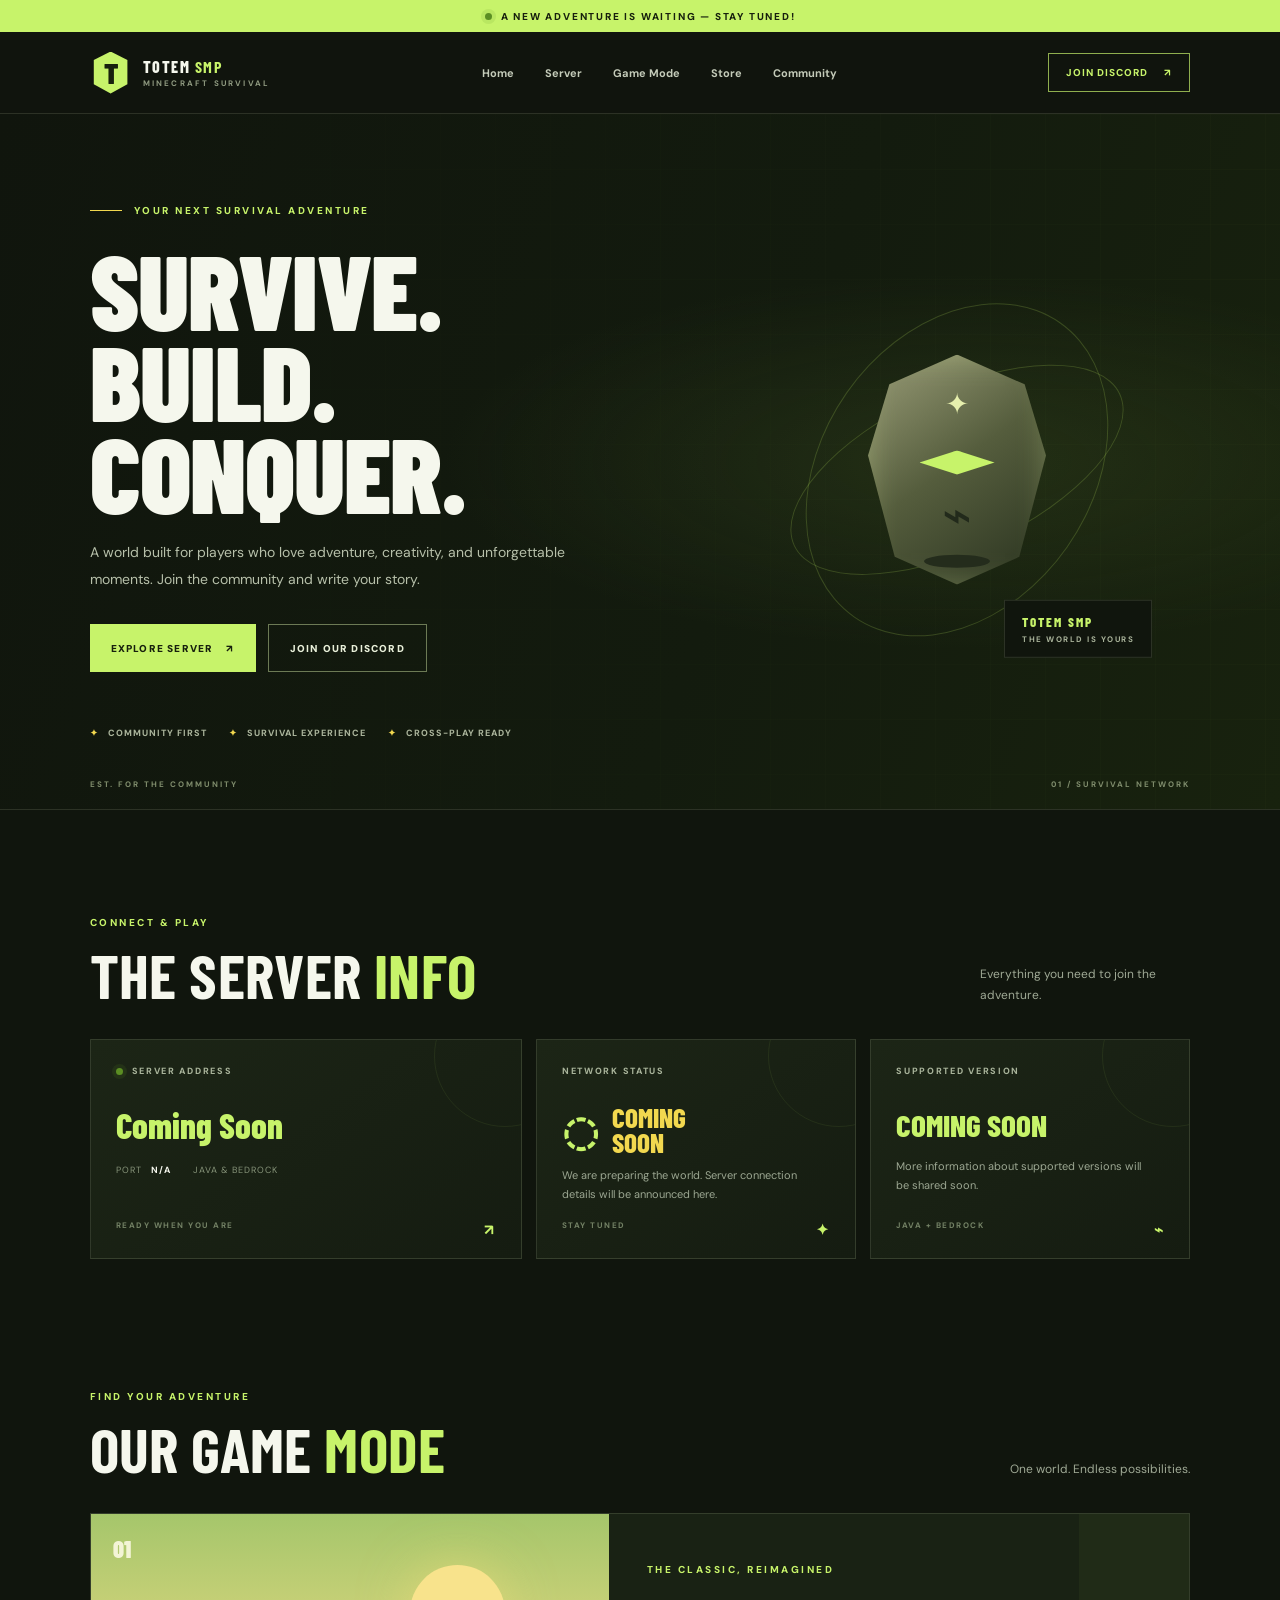
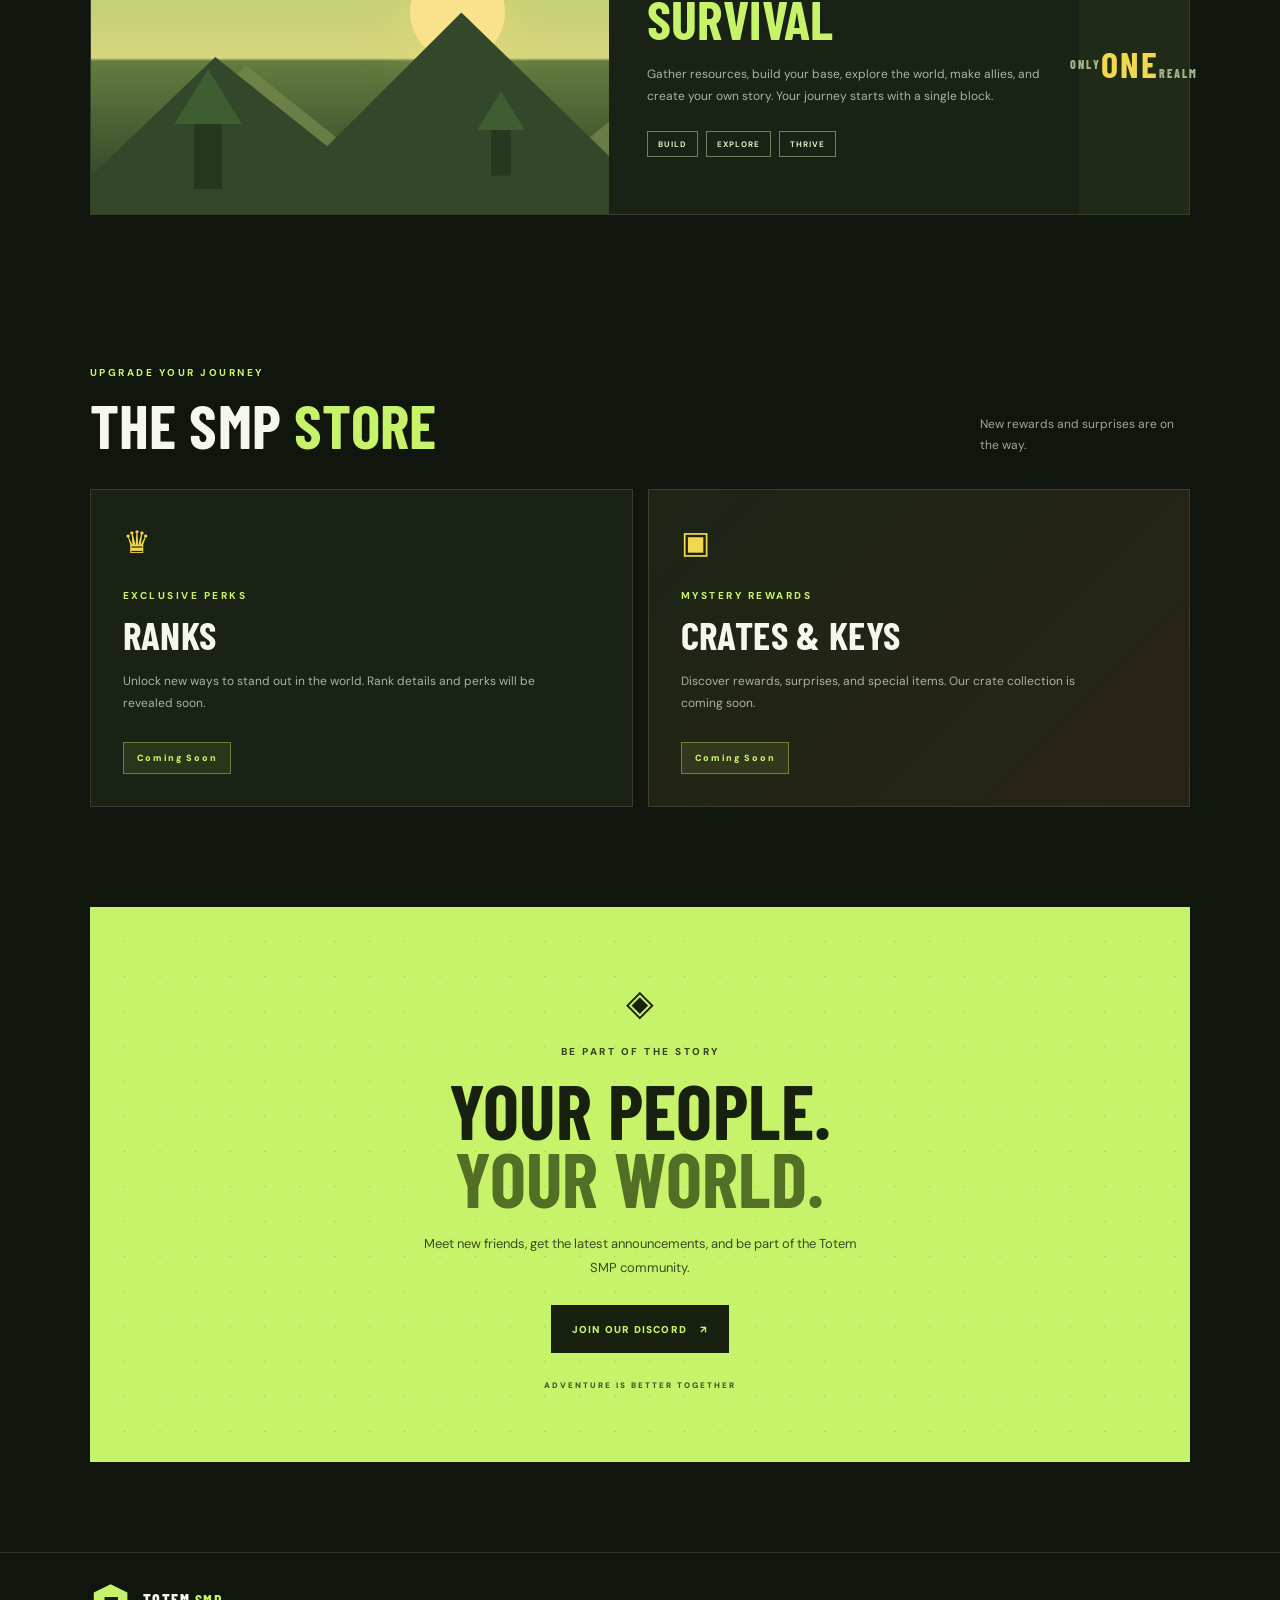
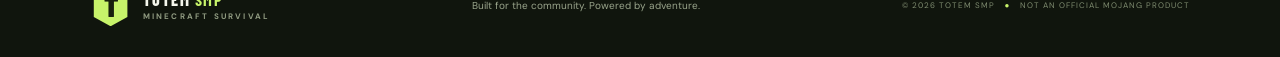
<file: index.html>
<!doctype html>
<html lang="en">
<head>
  <meta charset="utf-8"><meta name="viewport" content="width=device-width, initial-scale=1">
  <meta name="theme-color" content="#10150d"><meta name="description" content="Totem SMP — a premium Minecraft survival community.">
  <title>TOTEM SMP | Minecraft Survival Network</title>
  <link rel="preconnect" href="https://fonts.googleapis.com"><link rel="preconnect" href="https://fonts.gstatic.com" crossorigin>
  <link href="https://fonts.googleapis.com/css2?family=Barlow+Condensed:wght@600;700;800;900&family=DM+Sans:wght@400;500;600;700;800&display=swap" rel="stylesheet">
  <link rel="stylesheet" href="assets/style.css">
</head>
<body>
  <div class="announcement"><span class="pulse"></span><span id="announcement">A NEW ADVENTURE IS WAITING — STAY TUNED!</span></div>
  <header class="header"><a class="brand" href="#home"><span class="brand-icon">T</span><span class="brand-name">TOTEM <b>SMP</b><small>MINECRAFT SURVIVAL</small></span></a>
    <button class="menu-toggle" aria-label="Toggle menu" id="menuToggle">☰</button>
    <nav id="nav"><a href="#home">Home</a><a href="#status">Server</a><a href="#modes">Game Mode</a><a href="#store">Store</a><a href="#community">Community</a></nav>
    <a class="nav-cta" href="#community">JOIN DISCORD <span>↗</span></a>
  </header>
  <main>
    <section class="hero" id="home"><div class="hero-bg"></div><div class="hero-grid"></div><div class="hero-content">
      <div class="eyebrow"><span class="eyebrow-line"></span><span id="eyebrow">YOUR NEXT SURVIVAL ADVENTURE</span></div>
      <h1 id="headline">SURVIVE. BUILD.<br><em>CONQUER.</em></h1>
      <p id="description">A world built for players who love adventure, creativity, and unforgettable moments. Join the community and write your story.</p>
      <div class="hero-actions"><a class="btn btn-primary" href="#status">EXPLORE SERVER <span>↗</span></a><a class="btn btn-ghost" id="heroDiscord" href="https://discord.gg/rusgu7pRFq" target="_blank" rel="noreferrer">JOIN OUR DISCORD</a></div>
      <div class="hero-proof"><span><i>✦</i> COMMUNITY FIRST</span><span><i>✦</i> SURVIVAL EXPERIENCE</span><span><i>✦</i> CROSS-PLAY READY</span></div>
    </div><div class="hero-art" aria-hidden="true"><div class="orbit orbit-one"></div><div class="orbit orbit-two"></div><div class="totem-stone"><div class="stone-top">✦</div><div class="stone-eye"></div><div class="stone-mouth">⌁</div><div class="stone-base"></div></div><div class="art-tag">TOTEM SMP <small>THE WORLD IS YOURS</small></div></div>
    <div class="hero-bottom"><span>EST. FOR THE COMMUNITY</span><span>01 / SURVIVAL NETWORK</span></div></section>

    <section class="section status-section" id="status"><div class="section-top"><div><span class="kicker">CONNECT & PLAY</span><h2>THE SERVER <em>INFO</em></h2></div><div class="section-note">Everything you need to join the adventure.</div></div>
      <div class="status-grid"><article class="status-card server-card"><div class="card-label"><span class="live-dot"></span> SERVER ADDRESS</div><div class="server-address" id="serverIp">Coming Soon</div><div class="server-meta"><span>PORT <b id="serverPort">N/A</b></span><span id="edition">JAVA & BEDROCK</span></div><div class="card-foot"><span>READY WHEN YOU ARE</span><span class="arrow-mark">↗</span></div></article>
      <article class="status-card"><div class="card-label">NETWORK STATUS</div><div class="big-status"><span class="status-icon">◌</span><span>COMING<br>SOON</span></div><p>We are preparing the world. Server connection details will be announced here.</p><div class="card-foot"><span>STAY TUNED</span><span class="arrow-mark">✦</span></div></article>
      <article class="status-card"><div class="card-label">SUPPORTED VERSION</div><div class="version-value" id="version">COMING SOON</div><p>More information about supported versions will be shared soon.</p><div class="card-foot"><span>JAVA + BEDROCK</span><span class="arrow-mark">⌁</span></div></article></div>
    </section>

    <section class="section modes-section" id="modes"><div class="section-top"><div><span class="kicker">FIND YOUR ADVENTURE</span><h2>OUR GAME <em>MODE</em></h2></div><div class="section-note">One world. Endless possibilities.</div></div>
      <article class="mode-card"><div class="mode-image"><div class="sun"></div><div class="mountain mountain-back"></div><div class="mountain mountain-front"></div><div class="pixel-tree tree-one"></div><div class="pixel-tree tree-two"></div><div class="mode-stamp">01</div></div><div class="mode-info"><span class="kicker">THE CLASSIC, REIMAGINED</span><h3 id="gameMode">SURVIVAL</h3><p>Gather resources, build your base, explore the world, make allies, and create your own story. Your journey starts with a single block.</p><div class="tag-row"><span>BUILD</span><span>EXPLORE</span><span>THRIVE</span></div></div><div class="mode-side">ONLY<br><b>ONE</b><br>REALM</div></article>
    </section>

    <section class="section store-section" id="store"><div class="section-top"><div><span class="kicker">UPGRADE YOUR JOURNEY</span><h2>THE SMP <em>STORE</em></h2></div><div class="section-note">New rewards and surprises are on the way.</div></div><div class="store-grid"><article class="store-card rank-card"><div class="store-icon">♛</div><span class="kicker">EXCLUSIVE PERKS</span><h3>RANKS</h3><p>Unlock new ways to stand out in the world. Rank details and perks will be revealed soon.</p><div class="coming-label" id="ranksStatus">COMING SOON</div></article><article class="store-card crate-card"><div class="store-icon">▣</div><span class="kicker">MYSTERY REWARDS</span><h3>CRATES & KEYS</h3><p>Discover rewards, surprises, and special items. Our crate collection is coming soon.</p><div class="coming-label" id="cratesStatus">COMING SOON</div></article></div></section>

    <section class="community-section" id="community"><div class="community-pattern"></div><div class="community-inner"><div class="discord-mark">◈</div><span class="kicker">BE PART OF THE STORY</span><h2>YOUR PEOPLE.<br><em>YOUR WORLD.</em></h2><p id="discordDescription">Meet new friends, get the latest announcements, and be part of the Totem SMP community.</p><a class="btn btn-dark" id="discordLink" href="https://discord.gg/rusgu7pRFq" target="_blank" rel="noreferrer">JOIN OUR DISCORD <span>↗</span></a><div class="community-caption">ADVENTURE IS BETTER TOGETHER</div></div></section>
  </main>
  <footer class="footer"><a class="brand" href="#home"><span class="brand-icon">T</span><span class="brand-name">TOTEM <b>SMP</b><small>MINECRAFT SURVIVAL</small></span></a><p id="footerText">Built for the community. Powered by adventure.</p><div class="footer-right">© <span id="year"></span> TOTEM SMP <span class="footer-dot">●</span> NOT AN OFFICIAL MOJANG PRODUCT</div></footer>
  <script src="assets/script.js"></script>
</body></html>
</file>
<file: assets/style.css>
:root{--bg:#10150d;--panel:#171e13;--panel2:#1d2617;--lime:#c7f36a;--yellow:#f2d84f;--muted:#a6ad9c;--white:#f5f7ed;--line:rgba(226,242,199,.13)}*{box-sizing:border-box}html{scroll-behavior:smooth}body{margin:0;background:var(--bg);color:var(--white);font-family:'DM Sans',sans-serif}a{color:inherit;text-decoration:none}.announcement{height:32px;background:var(--lime);color:#17200d;display:flex;align-items:center;justify-content:center;gap:9px;font-size:10px;font-weight:800;letter-spacing:1.8px}.pulse,.live-dot{width:7px;height:7px;border-radius:50%;background:#5b8e23;box-shadow:0 0 0 4px #5b8e2320}.header{height:82px;padding:0 7%;display:flex;align-items:center;justify-content:space-between;border-bottom:1px solid var(--line);position:relative;z-index:5;background:#10150df2}.brand{display:flex;align-items:center;gap:11px}.brand-icon{height:42px;width:42px;display:grid;place-items:center;background:var(--lime);color:#17200d;font:900 29px 'Barlow Condensed';clip-path:polygon(50% 0,90% 20%,90% 78%,50% 100%,10% 78%,10% 20%)}.brand-name{font:800 16px 'Barlow Condensed';letter-spacing:1.5px}.brand-name b{color:var(--lime)}.brand-name small{display:block;color:#909b81;font:700 8px 'DM Sans';letter-spacing:2.2px;margin-top:2px}.header nav{display:flex;gap:31px}.header nav a{font-size:11px;font-weight:700;color:#c4cbb9;transition:.2s}.header nav a:hover{color:var(--lime)}.nav-cta{border:1px solid #8fae4e;padding:12px 17px;color:var(--lime);font-size:10px;font-weight:800;letter-spacing:1px}.nav-cta span,.btn span{margin-left:13px}.menu-toggle{display:none;background:none;border:0;color:var(--lime);font-size:24px}.hero{min-height:640px;position:relative;overflow:hidden;padding:90px 7% 70px;display:flex;align-items:center;border-bottom:1px solid var(--line)}.hero-bg{position:absolute;inset:0;background:radial-gradient(ellipse at 75% 50%,#40532355 0,transparent 38%),linear-gradient(110deg,#10150d 0%,#131b0e 58%,#18220e 100%)}.hero-grid{position:absolute;inset:0;opacity:.16;background-image:linear-gradient(#a8d35c22 1px,transparent 1px),linear-gradient(90deg,#a8d35c22 1px,transparent 1px);background-size:55px 55px;mask-image:linear-gradient(90deg,transparent,#000)}.hero-content{position:relative;z-index:2;max-width:610px}.eyebrow,.kicker{font-size:10px;font-weight:800;letter-spacing:2.5px;color:var(--lime)}.eyebrow{display:flex;align-items:center;gap:12px}.eyebrow-line{height:1px;width:32px;background:var(--yellow)}h1,h2,h3{font-family:'Barlow Condensed',sans-serif;margin:0;letter-spacing:.4px}h1{font-size:clamp(64px,8.3vw,112px);line-height:.86;font-weight:900;margin:26px 0 22px;letter-spacing:-1px}h1 em,h2 em{font-style:normal;color:var(--lime)}.hero-content>p{max-width:485px;color:#b7c0aa;font-size:14px;line-height:1.9}.hero-actions{display:flex;gap:12px;margin-top:32px;flex-wrap:wrap}.btn{height:48px;padding:0 21px;display:inline-flex;align-items:center;justify-content:center;font-size:10px;font-weight:900;letter-spacing:1.2px}.btn-primary{background:var(--lime);color:#17200d}.btn-ghost{border:1px solid #6c7a55;color:#e8efd9}.hero-proof{display:flex;gap:22px;flex-wrap:wrap;margin-top:55px;color:#aab49b;font-size:9px;font-weight:800;letter-spacing:1px}.hero-proof i{color:var(--yellow);font-style:normal;margin-right:6px}.hero-art{position:absolute;right:10%;top:50%;transform:translateY(-48%);width:390px;height:390px;display:grid;place-items:center}.orbit{position:absolute;border:1px solid #b6df5c35;border-radius:50%;transform:rotate(-25deg)}.orbit-one{width:360px;height:160px}.orbit-two{width:270px;height:360px;transform:rotate(35deg)}.totem-stone{width:178px;height:230px;background:linear-gradient(145deg,#9a9d78,#555d3d 48%,#29321f);clip-path:polygon(50% 0,88% 13%,100% 44%,85% 88%,50% 100%,15% 88%,0 44%,12% 13%);position:relative;filter:drop-shadow(0 20px 25px #0009);display:flex;align-items:center;flex-direction:column;padding-top:30px;box-shadow:inset 0 0 30px #d9e99c55}.stone-top{color:#e6efad;font-size:29px}.stone-eye{width:75px;height:24px;background:var(--lime);margin-top:28px;clip-path:polygon(0 50%,50% 0,100% 50%,50% 100%);box-shadow:0 0 30px var(--lime)}.stone-mouth{font-size:50px;color:#222a1b;line-height:1;margin-top:15px}.stone-base{position:absolute;bottom:17px;width:66px;height:13px;background:#242c1c;border-radius:50%}.art-tag{position:absolute;bottom:7px;right:0;background:#10150d;border:1px solid var(--line);padding:13px 17px;font:800 13px 'Barlow Condensed';letter-spacing:2px;color:var(--lime)}.art-tag small{display:block;color:#aab49b;font:700 8px 'DM Sans';letter-spacing:1.5px;margin-top:4px}.hero-bottom{position:absolute;bottom:20px;left:7%;right:7%;display:flex;justify-content:space-between;color:#7e8b6b;font-size:8px;font-weight:800;letter-spacing:2px}.section{padding:100px 7%}.section-top{display:flex;justify-content:space-between;align-items:end;margin-bottom:34px}.section-top h2{font-size:clamp(42px,5vw,62px);line-height:1;margin-top:12px}.section-note{font-size:12px;color:#9fa995;max-width:210px;line-height:1.7}.status-grid{display:grid;grid-template-columns:1.35fr 1fr 1fr;gap:14px}.status-card{min-height:220px;padding:25px;background:linear-gradient(145deg,#1c2516,#151c11);border:1px solid var(--line);position:relative;overflow:hidden}.status-card:after{content:'';position:absolute;width:140px;height:140px;border:1px solid #c7f36a12;border-radius:50%;right:-55px;top:-55px}.card-label{font-size:9px;letter-spacing:1.7px;color:#a9b49b;font-weight:800;display:flex;align-items:center;gap:9px}.server-address{font:800 35px 'Barlow Condensed';color:var(--lime);margin:27px 0 18px}.server-meta{display:flex;gap:22px;font-size:9px;color:#87947a;letter-spacing:1px}.server-meta b{color:var(--white);margin-left:6px}.big-status{display:flex;align-items:center;gap:13px;font:800 27px/ .9 'Barlow Condensed';color:var(--yellow);margin:28px 0 12px}.status-icon{font-size:42px;color:var(--lime)}.status-card p{font-size:11px;color:#9ca792;line-height:1.7;max-width:260px}.version-value{font:800 31px 'Barlow Condensed';margin:29px 0 14px;color:var(--lime)}.card-foot{position:absolute;bottom:18px;left:25px;right:25px;display:flex;justify-content:space-between;color:#728064;font-size:8px;letter-spacing:1.5px;font-weight:800}.arrow-mark{color:var(--lime);font-size:15px}.modes-section{padding-top:25px}.mode-card{display:grid;grid-template-columns:1.1fr 1fr 110px;background:#192214;border:1px solid var(--line);min-height:300px}.mode-image{position:relative;overflow:hidden;background:linear-gradient(180deg,#a5c66b 0%,#d8d57d 48%,#627d3f 49%,#293b24 100%);min-height:300px}.sun{position:absolute;width:95px;height:95px;border-radius:50%;background:#f8e38c;right:20%;top:17%;box-shadow:0 0 50px #f6df7b88}.mountain{position:absolute;bottom:0;width:120%;height:62%;clip-path:polygon(0 100%,25% 20%,40% 60%,58% 0,78% 65%,92% 27%,100% 100%)}.mountain-back{background:#71864b;opacity:.8}.mountain-front{background:#33472b;transform:scale(1.2) translateY(18px);transform-origin:bottom}.pixel-tree{position:absolute;bottom:25px;width:28px;height:90px;background:#263820}.pixel-tree:before{content:'';position:absolute;top:-30px;left:-20px;width:68px;height:55px;background:#3e5d31;clip-path:polygon(50% 0,100% 100%,0 100%)}.tree-one{left:20%}.tree-two{right:18%;transform:scale(.7)}.mode-stamp{position:absolute;left:22px;top:20px;font:900 24px 'Barlow Condensed';color:#f3f4d6}.mode-info{padding:43px 38px}.mode-info h3{font-size:54px;color:var(--lime);margin:8px 0}.mode-info p,.store-card p{font-size:12px;line-height:1.85;color:#aab49f}.tag-row{display:flex;gap:8px;margin-top:23px}.tag-row span{font-size:8px;font-weight:800;letter-spacing:1px;border:1px solid #71805d;padding:7px 10px;color:#dbe8c9}.mode-side{display:flex;align-items:center;justify-content:center;text-align:center;background:#202b17;color:#a3b18c;font:800 12px/1.6 'Barlow Condensed';letter-spacing:2px}.mode-side b{font-size:36px;color:var(--yellow)}.store-section{padding-top:45px}.store-grid{display:grid;grid-template-columns:1fr 1fr;gap:15px}.store-card{padding:32px;background:#192214;border:1px solid var(--line);min-height:245px;position:relative}.crate-card{background:linear-gradient(135deg,#1d2515,#292317)}.store-icon{font-size:31px;color:var(--yellow);margin-bottom:20px}.store-card h3{font-size:39px;margin:7px 0}.store-card p{max-width:430px}.coming-label{display:inline-block;margin-top:15px;background:#c7f36a18;border:1px solid #c7f36a66;color:var(--lime);padding:9px 13px;font-size:9px;font-weight:900;letter-spacing:1.7px}.community-section{margin:0 7% 90px;background:var(--lime);color:#18210f;position:relative;overflow:hidden;text-align:center;padding:72px 20px}.community-pattern{position:absolute;inset:0;opacity:.12;background-image:linear-gradient(45deg,#17200d 1px,transparent 1px),linear-gradient(-45deg,#17200d 1px,transparent 1px);background-size:35px 35px}.community-inner{position:relative;max-width:570px;margin:auto}.discord-mark{font-size:36px;margin-bottom:13px}.community-section .kicker{color:#34451d}.community-section h2{font-size:clamp(50px,7vw,76px);line-height:.9;margin:16px 0}.community-section h2 em{color:#526f25}.community-section p{font-size:13px;line-height:1.8;color:#384a24;max-width:440px;margin:20px auto 26px}.btn-dark{background:#18210f;color:var(--lime)}.community-caption{font-size:8px;font-weight:900;letter-spacing:2px;margin-top:27px;color:#43582a}.footer{min-height:105px;padding:25px 7%;display:flex;align-items:center;justify-content:space-between;gap:20px;border-top:1px solid var(--line)}.footer p{font-size:10px;color:#9aa58c}.footer-right{font-size:8px;color:#7f8c70;letter-spacing:1px}.footer-dot{color:var(--lime);margin:0 7px}
@media(max-width:900px){.hero-art{right:1%;opacity:.42;transform:translateY(-45%) scale(.82)}.hero-content{max-width:570px}.status-grid{grid-template-columns:1fr 1fr}.server-card{grid-column:span 2}.header{padding:0 5%}.header nav{gap:17px}.section{padding-left:5%;padding-right:5%}}
@media(max-width:650px){.announcement{font-size:8px;letter-spacing:1px}.header{height:70px}.menu-toggle{display:block;order:3}.header nav{display:none;position:absolute;top:70px;left:0;right:0;background:#11180e;padding:20px 6%;flex-direction:column;border-bottom:1px solid var(--line)}.header nav.open{display:flex}.nav-cta{margin-left:auto;margin-right:15px;padding:10px;font-size:8px}.brand-icon{width:36px;height:36px}.hero{min-height:640px;padding:76px 6% 80px}.hero-art{right:-90px;top:45%;opacity:.2;transform:translateY(-40%) scale(.75)}.hero-content{max-width:100%}h1{font-size:clamp(59px,17vw,88px)}.hero-content>p{font-size:13px;max-width:360px}.hero-proof{gap:12px;margin-top:40px}.hero-proof span{font-size:8px}.hero-bottom{left:6%;right:6%;font-size:7px}.section{padding:70px 6%}.section-top{align-items:start;gap:15px;flex-direction:column}.section-note{max-width:none}.status-grid{grid-template-columns:1fr}.server-card{grid-column:auto}.status-card{min-height:205px}.mode-card{grid-template-columns:1fr}.mode-image{min-height:230px}.mode-info{padding:30px 25px}.mode-side{display:none}.store-grid{grid-template-columns:1fr}.store-card{min-height:220px}.community-section{margin:0 6% 60px;padding:58px 18px}.footer{padding:25px 6%;align-items:flex-start;flex-direction:column}.footer-right{line-height:1.8}}
</file>
